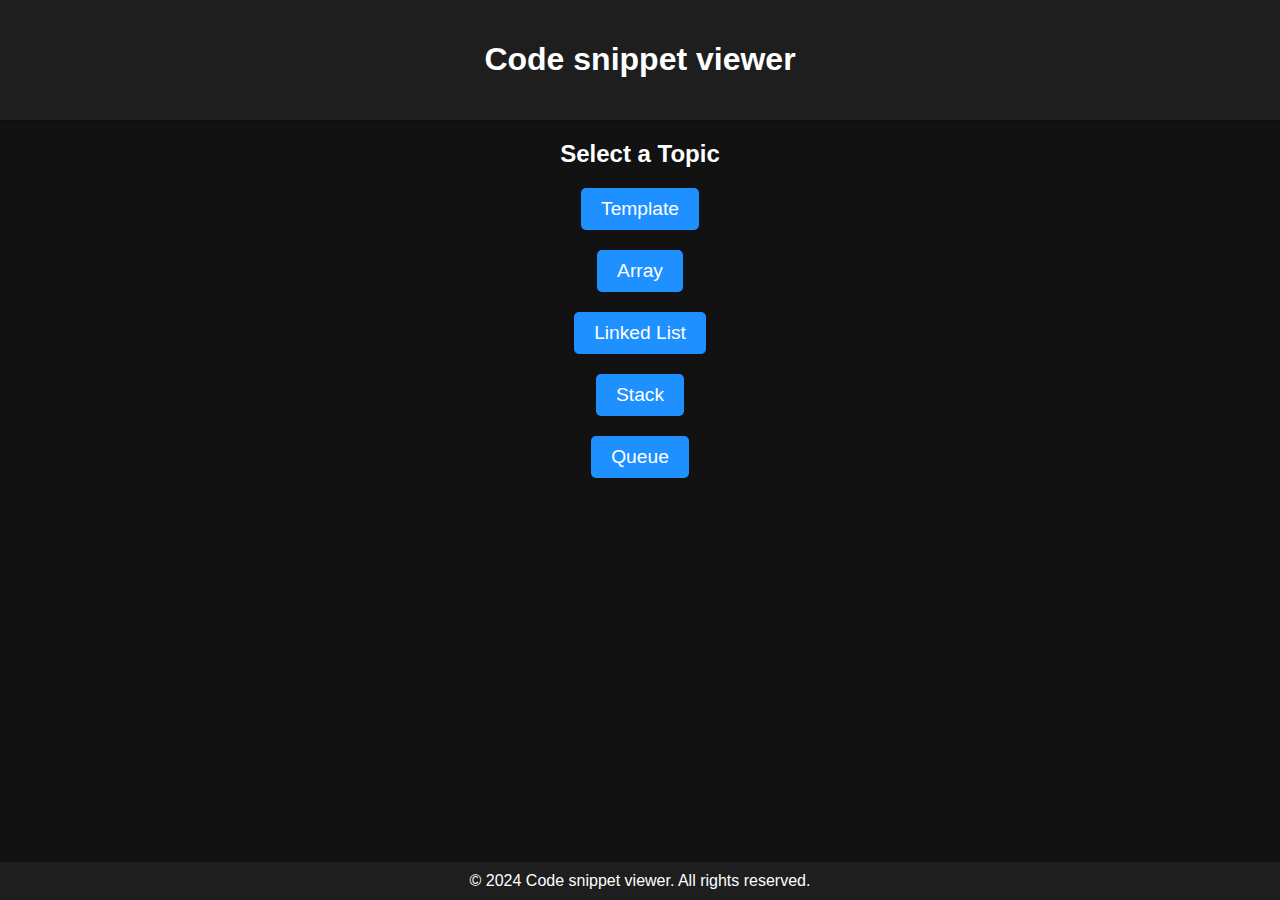
<file: Projects/Web development/Code snippet viewer/index.html>
<!DOCTYPE html>
<html lang="en">
<head>
  <meta charset="UTF-8">
  <meta name="viewport" content="width=device-width, initial-scale=1.0">
  <title>Code snippet viewer</title>
  <link rel="stylesheet" href="index.css">
</head>
<body>
  <header>
    <h1>Code snippet viewer</h1>
  </header>

  <main>
    <h2>Select a Topic</h2>
    <div class="topic-buttons">
      <a href="Template/Template.html" class="topic-btn">Template</a>
    </div>
    <div class="topic-buttons">
      <a href="array.html" class="topic-btn">Array</a>
    </div>
    <div class="topic-buttons">
      <a href="linked-list.html" class="topic-btn">Linked List</a>
    </div>
    <div class="topic-buttons">
      <a href="stack.html" class="topic-btn">Stack</a>
    </div>
    <div class="topic-buttons">
      <a href="queue.html" class="topic-btn">Queue</a>
    </div>
    <!-- Add more topic buttons here, each in a new div -->
  </main>

  <footer>
    <p>&copy; 2024 Code snippet viewer. All rights reserved.</p>
  </footer>
</body>
</html>
</file>
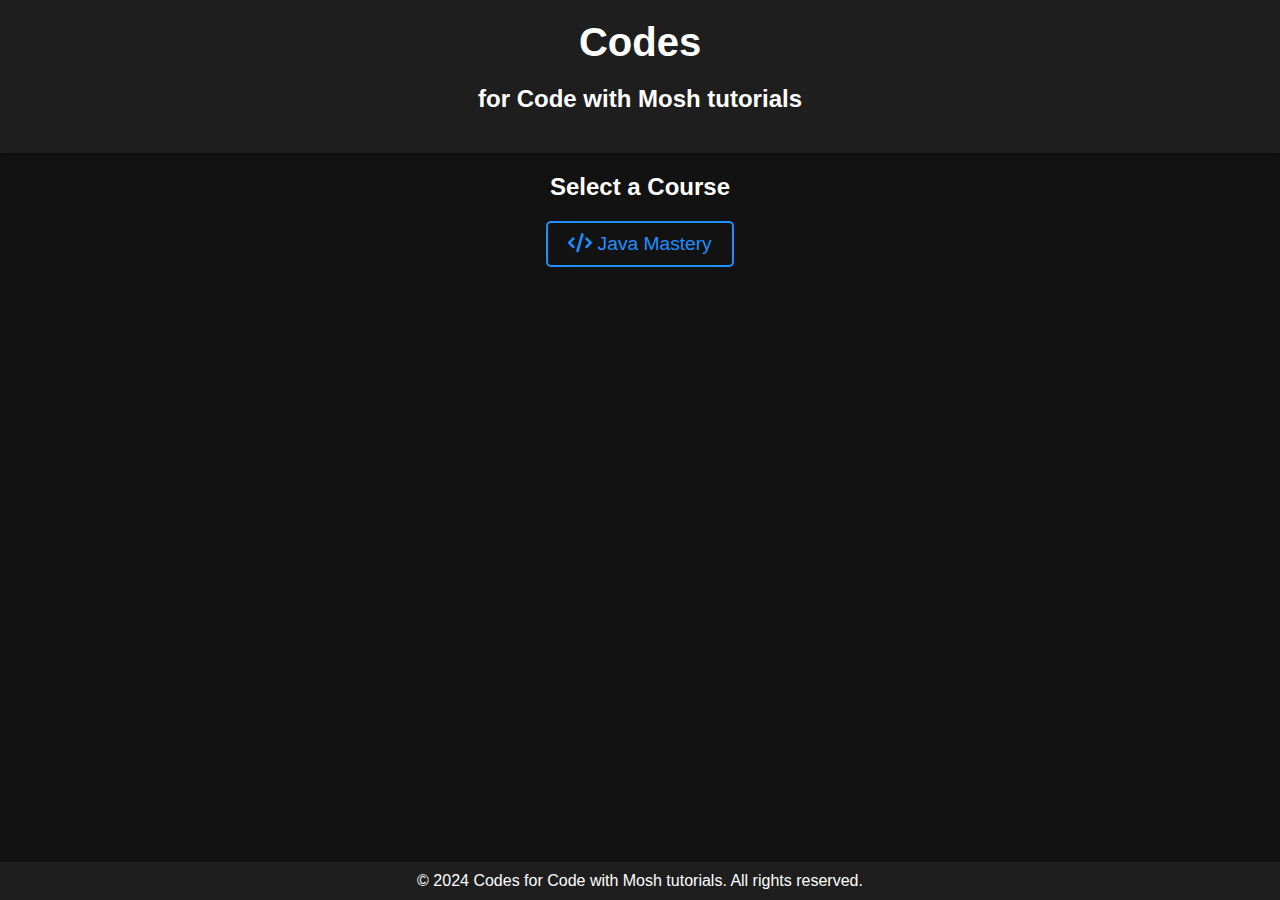
<file: Projects/Web development/Codes for Code with Mosh tutorials/index.html>
<!DOCTYPE html>
<html lang="en">
<head>
  <meta charset="UTF-8">
  <meta name="viewport" content="width=device-width, initial-scale=1.0">
  <title>Codes</title>
  <link rel="stylesheet" href="index.css">
  <link rel="stylesheet" href="https://cdnjs.cloudflare.com/ajax/libs/font-awesome/6.0.0-beta3/css/all.min.css">
</head>
<body>
  <header>
    <h1>Codes</h1>
    <h2>for Code with Mosh tutorials</h2>
  </header>

  <div class="container">
    <h2>Select a Course</h2>
    <ul class="course-list">
      <li><a href="Courses/Java Mastery/JavaMastery.html"><i class="fas fa-code"></i> Java Mastery</a></li>
      <!-- Add more courses here -->
    </ul>
  </div>

  <footer>
    <p>&copy; 2024 Codes for Code with Mosh tutorials. All rights reserved.</p>
  </footer>

  <script>
    // JavaScript for any additional interactivity can be added here
  </script>
</body>
</html>
</file>
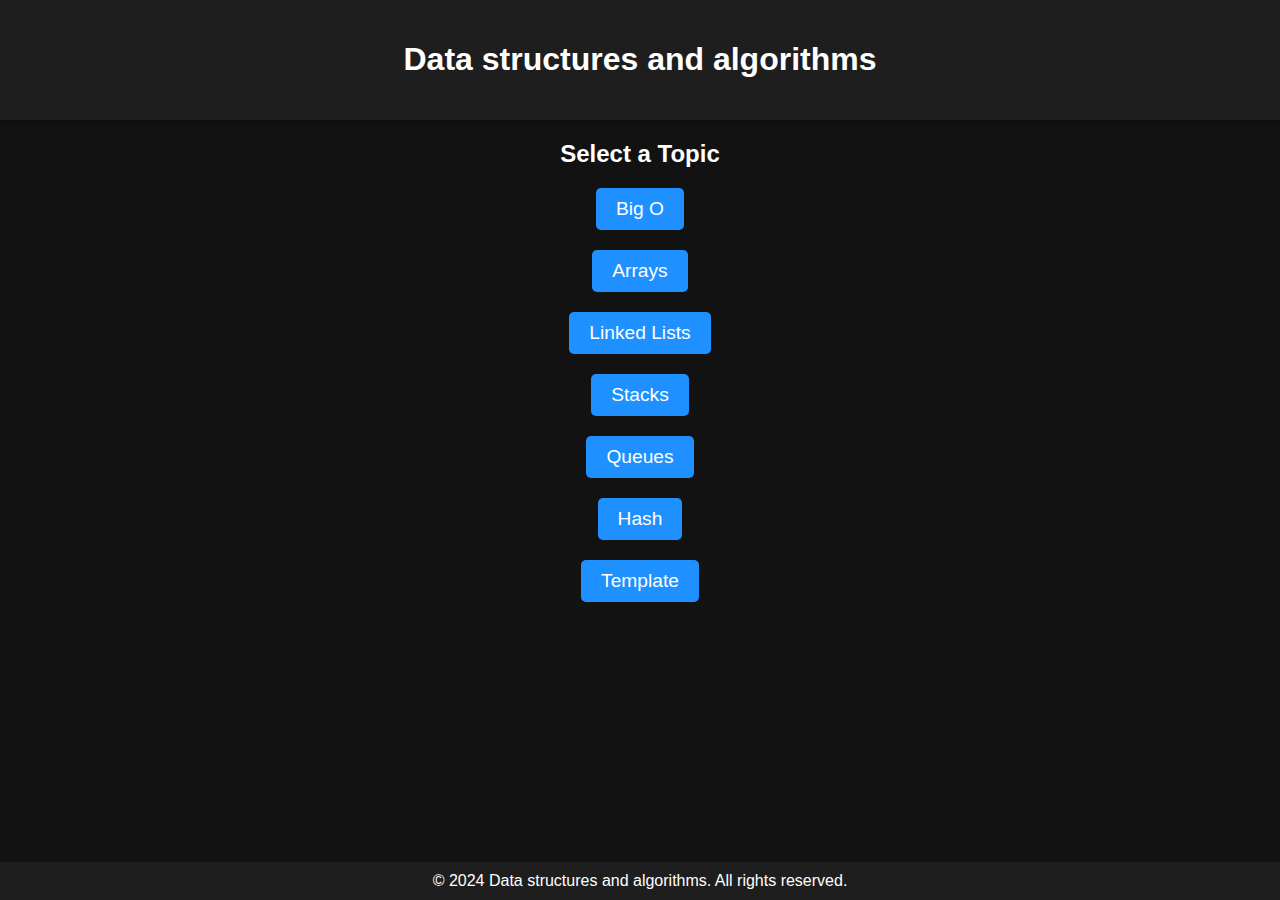
<file: Projects/Web development/Data-structures-and-algorithms/index.html>
<!DOCTYPE html>
<html lang="en">
<head>
  <meta charset="UTF-8">
  <meta name="viewport" content="width=device-width, initial-scale=1.0">
  <title>Data structures and algorithms</title>
  <link rel="stylesheet" href="index.css">
</head>
<body>
  <header>
    <h1>Data structures and algorithms</h1>
  </header>

  <main>
    <h2>Select a Topic</h2>
    <div class="topic-buttons">
      <a href="Topics/Big O/Big O.html" class="topic-btn">Big O</a>
    </div>

    <div class="topic-buttons">
      <a href="Topics/Arrays/Arrays.html" class="topic-btn">Arrays</a>
    </div>

    <div class="topic-buttons">
      <a href="Topics/Linked Lists/Linked Lists.html" class="topic-btn">Linked Lists</a>
    </div>

    <div class="topic-buttons">
      <a href="Topics/Stacks/Stacks.html" class="topic-btn">Stacks</a>
    </div>

    <div class="topic-buttons">
      <a href="Topics/Queues/Types of queues page.html" class="topic-btn">Queues</a>
    </div>

    <div class="topic-buttons">
      <a href="Topics/Hash/Hash.html" class="topic-btn">Hash</a>
    </div>

    <div class="topic-buttons">
      <a href="Template/Template for topics.html" class="topic-btn">Template</a>
    </div>
    <!-- Add more topic buttons here, each in a new div -->
  </main>

  <footer>
    <p>&copy; 2024 Data structures and algorithms. All rights reserved.</p>
  </footer>
</body>
</html>
</file>
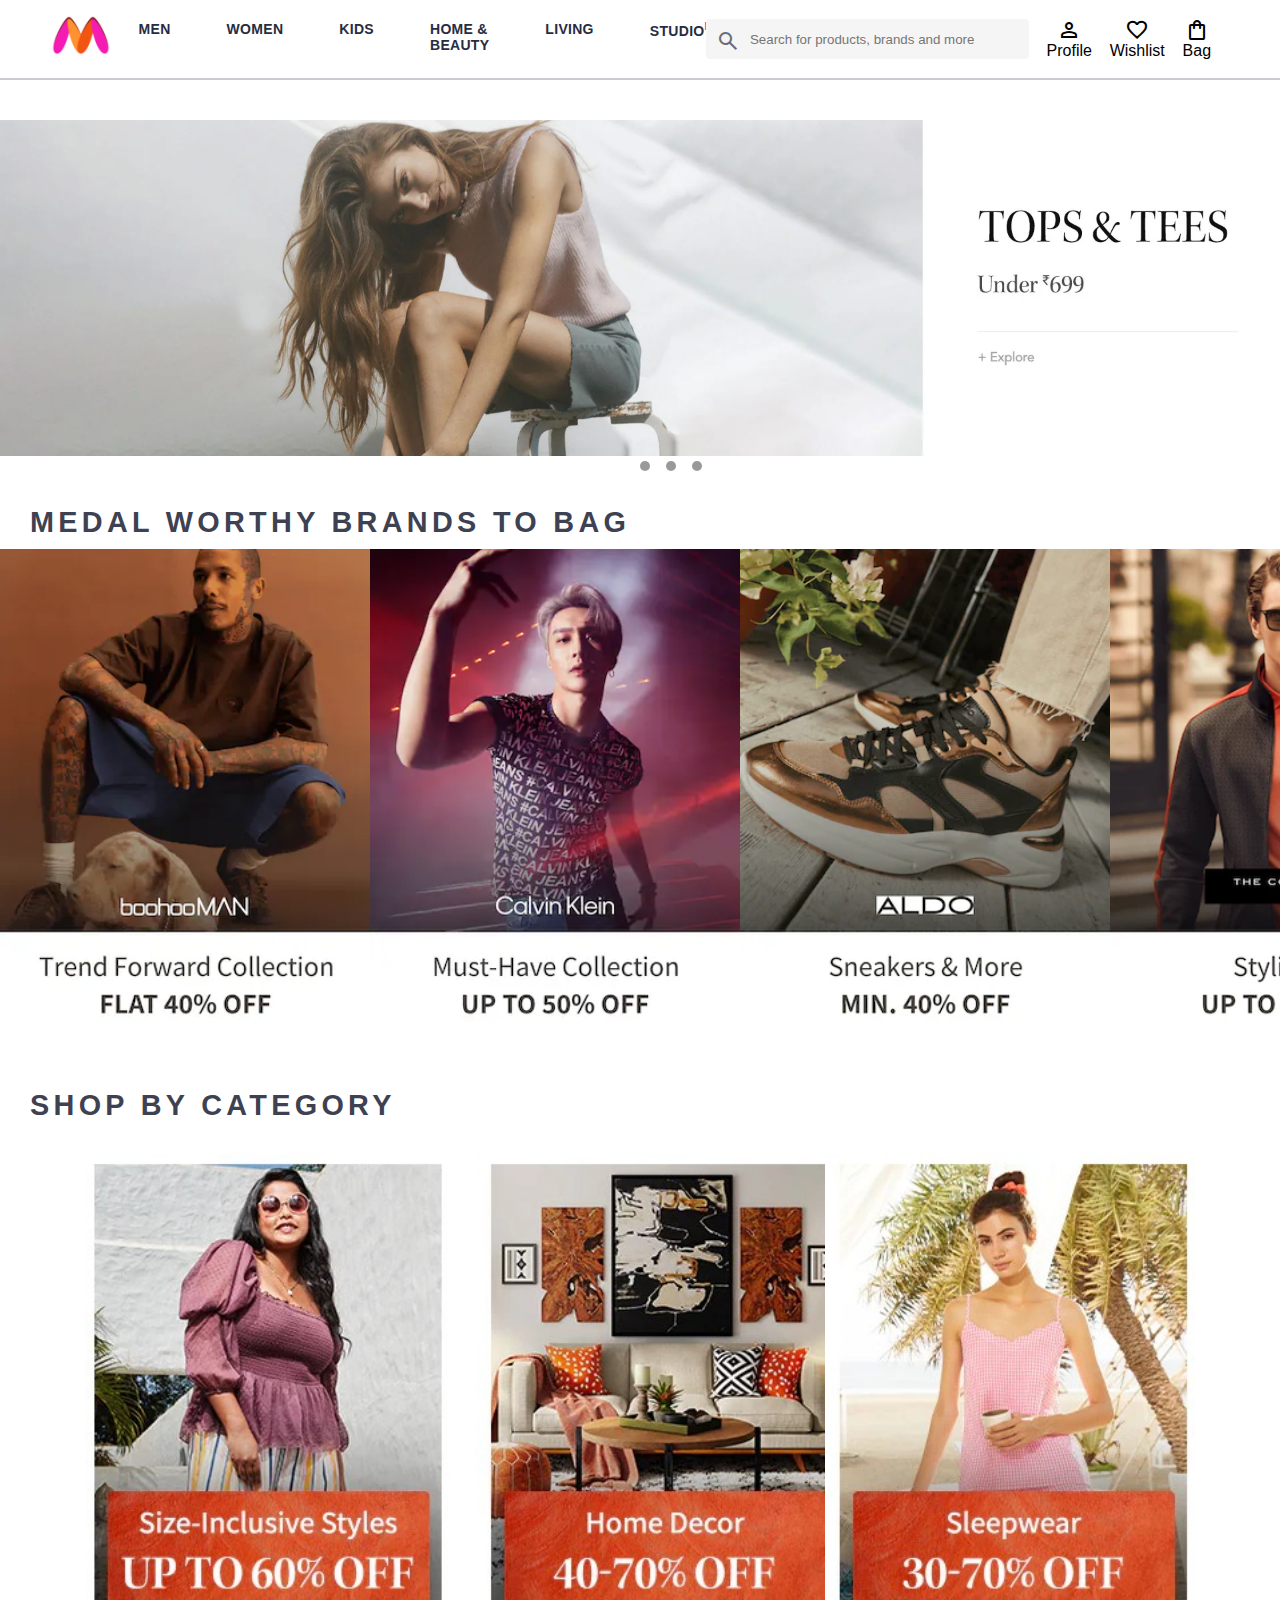
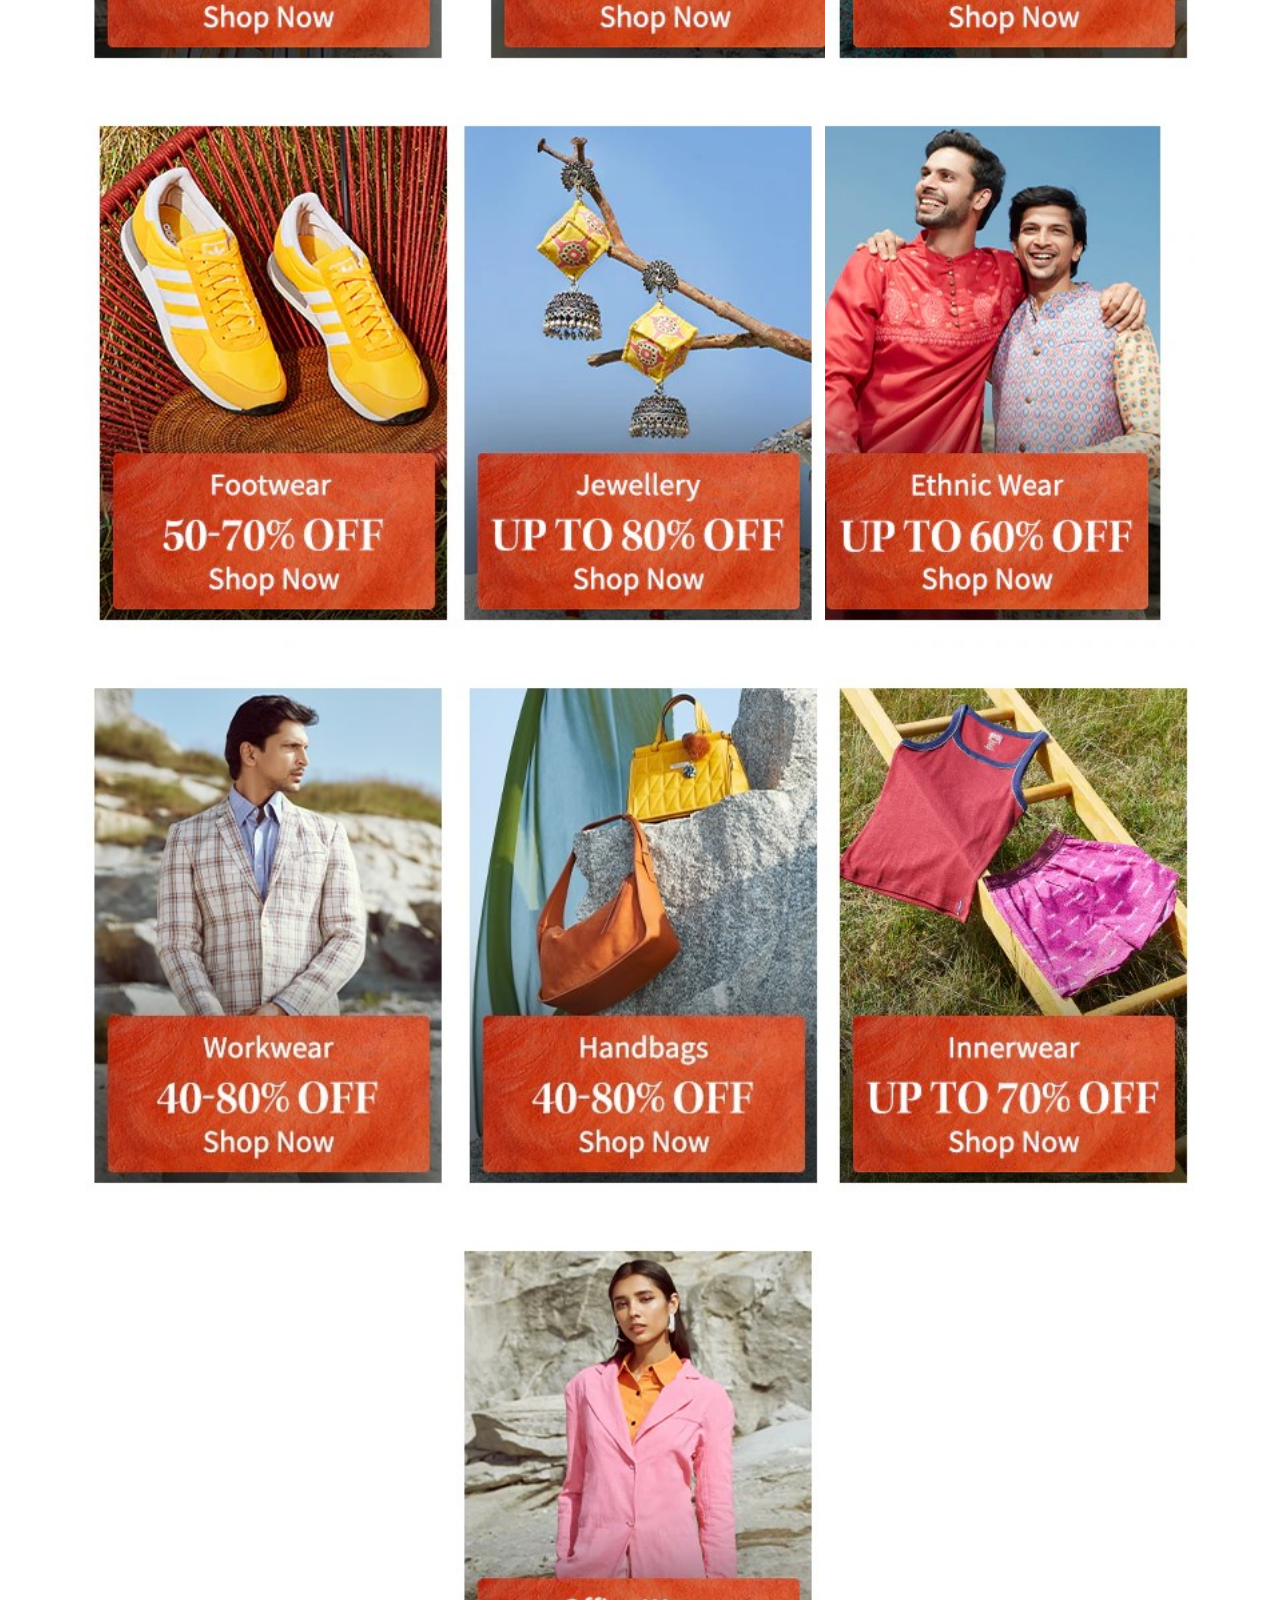
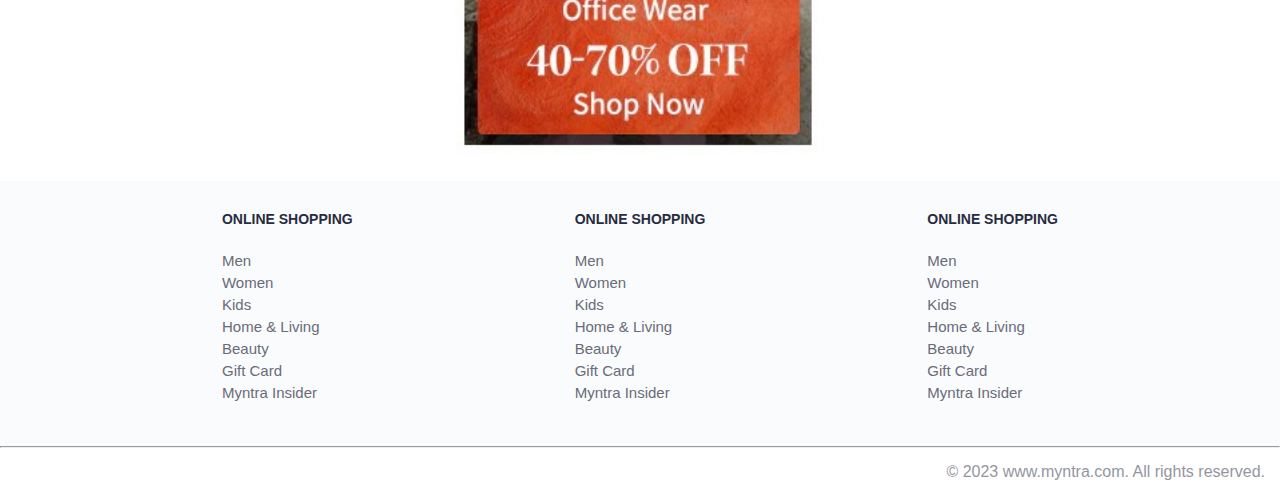
<file: Projects/Web development/Myntra clone/index.html>
<!DOCTYPE html>
<html lang="en">
<head>
    <title>Myntra clone</title>
    <link rel="stylesheet" href="index.css">
    <link rel="stylesheet" href="https://fonts.googleapis.com/css2?family=Material+Symbols+Outlined:opsz,wght,FILL,GRAD@20..48,100..700,0..1,-50..200" />
</head>
<body>
    <header>
        <div class="logo_container">
            <a href="#"><img class="myntra_home" src="Myntra logo.png" alt="myntra_home"></a>
        </div>
        <nav class="nav_bar">
            <a href="#">Men</a>
            <a href="#">Women</a>
            <a href="#">Kids</a>
            <a href="#">Home & Beauty</a>
            <a href="#">Living</a>
            <a href="#">Studio<sup>New</sup></a>
        </nav>
        <div class="search_bar">
            <span class="material-symbols-outlined search_icon">Search</span>
            <input class="search_input" placeholder="Search for products, brands and more">
        </div>
        <div class="action_bar">
            <div class="action_container">
                <span class="material-symbols-outlined">person</span>
                <span class="action_name">Profile</span>
            </div>
            <div class="action_container">
                <span class="material-symbols-outlined">favorite</span>
                <span class="action_name">Wishlist</span>
            </div>
            <div class="action_container">
                <span class="material-symbols-outlined">shopping_bag</span>
                <span class="action_name">Bag</span>
            </div>
        </div>
    </header>
    <main>
        <div class="container">
            <div class="sliderWrapper">
                <div class="slider">
                    <img id="slide1" src="banner images/slide1.jpg" alt="banner1">
                    <img id="slide2" src="banner images/slide2.webp" alt="banner2">
                    <img id="slide3" src="banner images/slide3.webp" alt="banner3">
                </div>
                <div class="sliderNav">
                    <a href="#slide1"></a>
                    <a href="#slide2"></a>
                    <a href="#slide3"></a>
                </div>
            </div>
        </div>
        <div class="category_heading">MEDAL WORTHY BRANDS TO BAG</div>
        <div class="category_item1">
            <a href="#"><img class="sale_item" src="offers/1.png"></a>
            <a href="#"><img class="sale_item" src="offers/2.png"></a>
            <a href="#"><img class="sale_item" src="offers/3.png"></a>
            <a href="#"><img class="sale_item" src="offers/4.png"></a>
            <a href="#"><img class="sale_item" src="offers/5.png"></a>
            <a href="#"><img class="sale_item" src="offers/6.png"></a>
            <a href="#"><img class="sale_item" src="offers/7.png"></a>
            <a href="#"><img class="sale_item" src="offers/8.png"></a>
            <a href="#"><img class="sale_item" src="offers/9.png"></a>
            <a href="#"><img class="sale_item" src="offers/10.png"></a>
            <a href="#"><img class="sale_item" src="offers/11.png"></a>
            <a href="#"><img class="sale_item" src="offers/12.png"></a>
        </div>
        <div class="category_heading">SHOP BY CATEGORY</div>
        <div class="category_item2">
            <a href="#"><img class="sale_item" src="categories/1.jpg"></a>
            <a href="#"><img class="sale_item" src="categories/2.jpg"></a>
            <a href="#"><img class="sale_item" src="categories/3.jpg"></a>
            <a href="#"><img class="sale_item" src="categories/4.jpg"></a>
            <a href="#"><img class="sale_item" src="categories/5.jpg"></a>
            <a href="#"><img class="sale_item" src="categories/6.jpg"></a>
            <a href="#"><img class="sale_item" src="categories/7.jpg"></a>
            <a href="#"><img class="sale_item" src="categories/8.jpg"></a>
            <a href="#"><img class="sale_item" src="categories/9.jpg"></a>
            <a href="#"><img class="sale_item" src="categories/10.jpg"></a>
        </div>
    </main>
    <footer>
        <div class="footer_container">
            <div class="footer_column">
                <h3>ONLINE SHOPPING</h3>

                <a href="#">Men</a>
                <a href="#">Women</a>
                <a href="#">Kids</a>
                <a href="#">Home & Living</a>
                <a href="#">Beauty</a>
                <a href="#">Gift Card</a>
                <a href="#">Myntra Insider</a>
            </div>

            <div class="footer_column">
                <h3>ONLINE SHOPPING</h3>

                <a href="#">Men</a>
                <a href="#">Women</a>
                <a href="#">Kids</a>
                <a href="#">Home & Living</a>
                <a href="#">Beauty</a>
                <a href="#">Gift Card</a>
                <a href="#">Myntra Insider</a>
            </div>

            <div class="footer_column">
                <h3>ONLINE SHOPPING</h3>

                <a href="#">Men</a>
                <a href="#">Women</a>
                <a href="#">Kids</a>
                <a href="#">Home & Living</a>
                <a href="#">Beauty</a>
                <a href="#">Gift Card</a>
                <a href="#">Myntra Insider</a>
            </div>
        </div>
        <hr>

        <div class="copyright">
            © 2023 www.myntra.com. All rights reserved.
        </div>
    </footer>
</body>
</html>
</file>
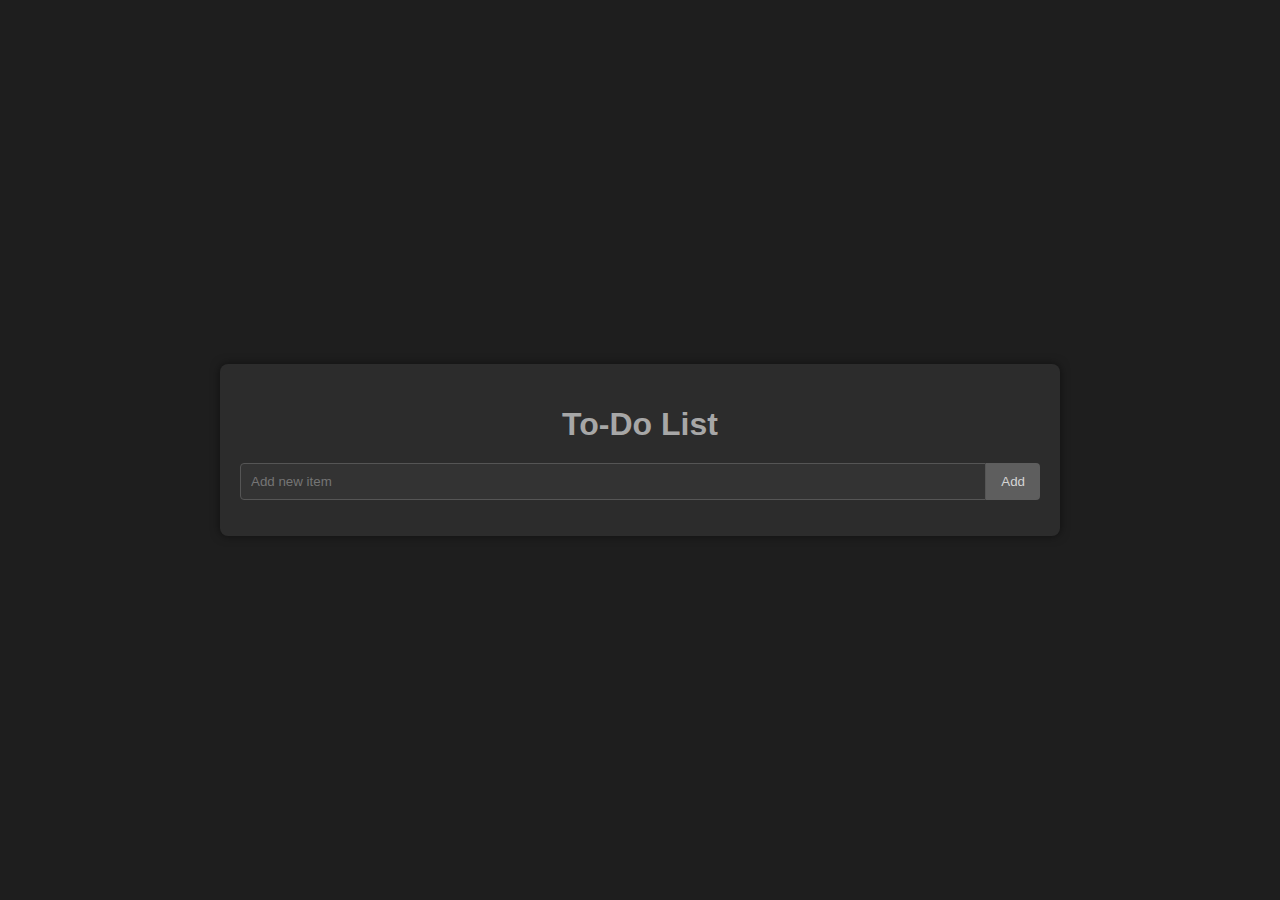
<file: Projects/Web development/To-Do List/index.html>
<!DOCTYPE html>
<html lang="en">

<head>
    <meta charset="UTF-8">
    <meta name="viewport" content="width=device-width, initial-scale=1.0">
    <title>To-Do List</title>
    <link rel="stylesheet" href="./styles.css">
</head>

<body>
    <div class="container">
        <h1>To-Do List</h1>
        <div class="input-section">
            <input type="text" id="newItem" placeholder="Add new item">
            <button onclick="addItem()">Add</button>
        </div>
        <ul id="todoList"></ul>
    </div>

    <script src="./scripts.js"></script>
</body>

</html>
</file>
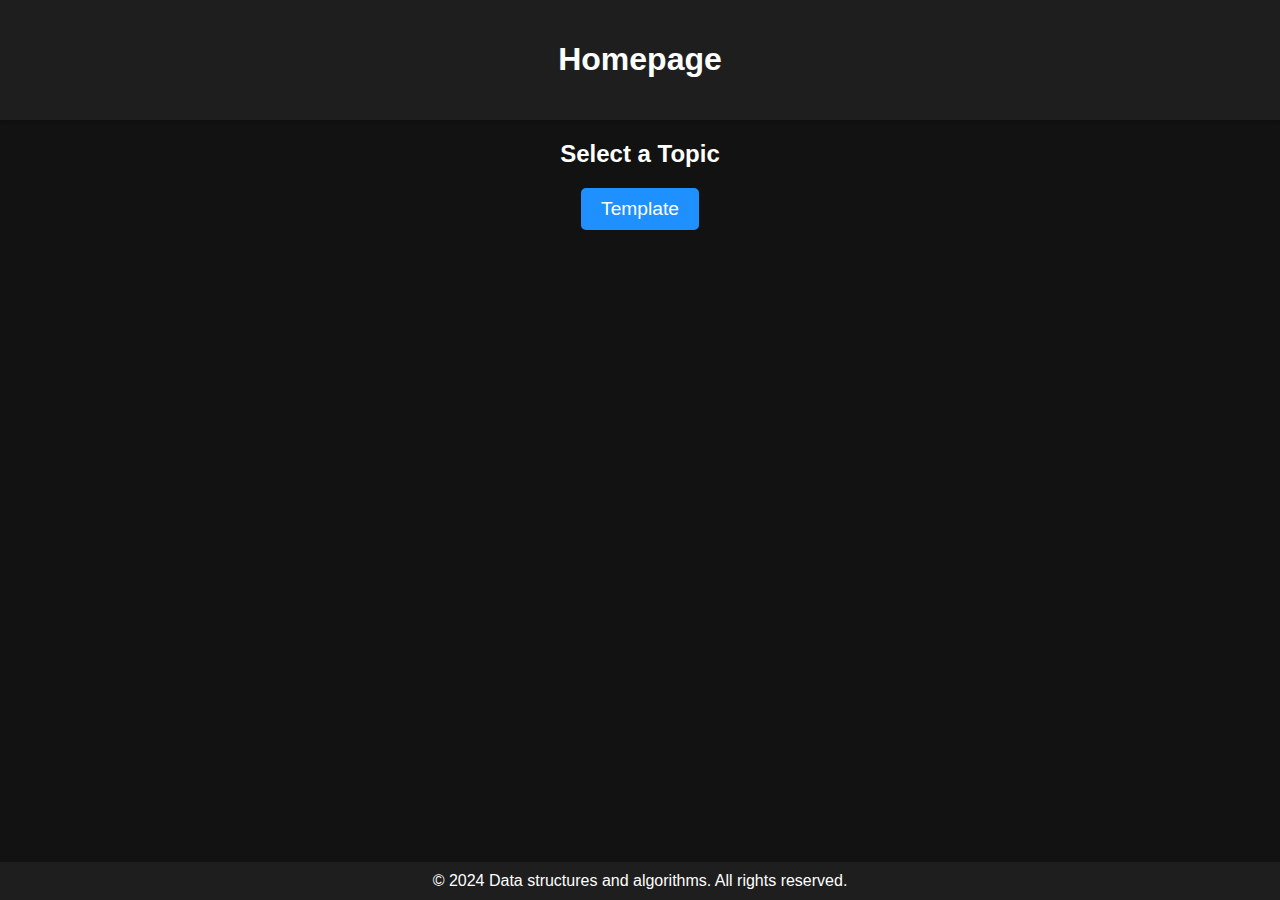
<file: Projects/Web development/Data-structures-and-algorithms/Template/Template for homepage.html>
<!DOCTYPE html>
<html lang="en">
<head>
  <meta charset="UTF-8">
  <meta name="viewport" content="width=device-width, initial-scale=1.0">
  <title>Homepage</title>
  <link rel="stylesheet" href="Template for homepage.css">
</head>
<body>
  <header>
    <h1>Homepage</h1>
  </header>

  <main>
    <h2>Select a Topic</h2>

    <div class="topic-buttons">
      <a href="Template for topics.html" class="topic-btn">Template</a>
    </div>
    <!-- Add more topic buttons here, each in a new div -->
  </main>

  <footer>
    <p>&copy; 2024 Data structures and algorithms. All rights reserved.</p>
  </footer>
</body>
</html>
</file>
<file: Projects/Web development/Code snippet viewer/index.css>
body {
  font-family: Arial, sans-serif;
  margin: 0;
  padding: 0;
  background-color: #121212;
  color: #ffffff;
}

header {
  background-color: #1e1e1e;
  color: #ffffff;
  padding: 20px;
  text-align: center;
  box-shadow: 0 2px 4px rgba(0, 0, 0, 0.2);
  margin-bottom: 20px;
}

main {
  max-width: 800px;
  margin: 0 auto;
  padding: 0 20px;
}

h2 {
  text-align: center;
}

.topic-buttons {
  display: flex;
  flex-wrap: wrap;
  justify-content: center;
  gap: 10px;
  margin-bottom: 20px;
}

.topic-btn {
  background-color: #1e90ff;
  color: #ffffff;
  text-decoration: none;
  padding: 10px 20px;
  border-radius: 5px;
  font-size: 1.2em;
  transition: background-color 0.3s ease;
}

.topic-btn:hover {
  background-color: #1473c7;
}

.code-container {
  background-color: #282c34;
  color: #abb2bf;
  font-size: large;
  border-radius: 5px;
  overflow: auto;
  margin-bottom: 20px;
  position: relative;
}

.code-container pre {
  margin: 0;
  font-family: 'Courier New', Courier, monospace;
  white-space: pre-wrap;
  word-break: break-all;
}

.copy-btn {
  position: absolute;
  top: 10px;
  right: 10px;
  background-color: #1e90ff;
  color: #ffffff;
  border: none;
  border-radius: 5px;
  padding: 5px 10px;
  font-size: 14px;
  cursor: pointer;
  transition: background-color 0.3s ease;
}

.copy-btn:hover {
  background-color: #1473c7;
}

.hljs {
  background-color: #121212 !important;
}

footer {
  background-color: #1e1e1e;
  color: #ffffff;
  text-align: center;
  padding: 10px 0;
  position: fixed;
  width: 100%;
  bottom: 0;
}

footer p {
  margin: 0;
}
</file>
<file: Projects/Web development/Codes for Code with Mosh tutorials/index.css>
body {
  font-family: Arial, sans-serif;
  margin: 0;
  padding: 0;
  background-color: #121212;
  color: #ffffff;
}

header {
  background-color: #1e1e1e;
  color: #ffffff;
  padding: 20px;
  text-align: center;
  box-shadow: 0 2px 4px rgba(0, 0, 0, 0.2);
}

header h1 {
  margin: 0;
  font-size: 2.5em;
}

.container {
  padding: 20px;
  max-width: 800px;
  margin: 0 auto;
  text-align: center;
}

.container h2 {
  margin-top: 0;
}

.course-list {
  list-style: none;
  padding: 0;
}

.course-list li {
  margin: 20px 0;
}

.course-list a {
  text-decoration: none;
  color: #1e90ff;
  font-size: 1.2em;
  display: inline-block;
  padding: 10px 20px;
  border: 2px solid #1e90ff;
  border-radius: 5px;
  transition: background-color 0.3s, color 0.3s;
}

.course-list a:hover {
  background-color: #1e90ff;
  color: #ffffff;
}

footer {
  background-color: #1e1e1e;
  color: #ffffff;
  text-align: center;
  padding: 10px 0;
  position: fixed;
  width: 100%;
  bottom: 0;
}

footer p {
  margin: 0;
}
</file>
<file: Projects/Web development/Data-structures-and-algorithms/index.css>
body {
  font-family: Arial, sans-serif;
  margin: 0;
  padding: 0;
  background-color: #121212;
  color: #ffffff;
}

header {
  background-color: #1e1e1e;
  color: #ffffff;
  padding: 20px;
  text-align: center;
  box-shadow: 0 2px 4px rgba(0, 0, 0, 0.2);
  margin-bottom: 20px;
}

main {
  max-width: 800px;
  margin: 0 auto;
  padding: 0 20px;
}

h2 {
  text-align: center;
}

.topic-buttons {
  display: flex;
  flex-wrap: wrap;
  justify-content: center;
  gap: 10px;
  margin-bottom: 20px;
}

.topic-btn {
  background-color: #1e90ff;
  color: #ffffff;
  text-decoration: none;
  padding: 10px 20px;
  border-radius: 5px;
  font-size: 1.2em;
  transition: background-color 0.3s ease;
}

.topic-btn:hover {
  background-color: #1473c7;
}

.code-container {
  background-color: #282c34;
  color: #abb2bf;
  font-size: large;
  border-radius: 5px;
  overflow: auto;
  margin-bottom: 20px;
  position: relative;
}

.code-container pre {
  margin: 0;
  font-family: 'Courier New', Courier, monospace;
  white-space: pre-wrap;
  word-break: break-all;
}

.copy-btn {
  position: absolute;
  top: 10px;
  right: 10px;
  background-color: #1e90ff;
  color: #ffffff;
  border: none;
  border-radius: 5px;
  padding: 5px 10px;
  font-size: 14px;
  cursor: pointer;
  transition: background-color 0.3s ease;
}

.copy-btn:hover {
  background-color: #1473c7;
}

.hljs {
  background-color: #121212 !important;
}

footer {
  background-color: #1e1e1e;
  color: #ffffff;
  text-align: center;
  padding: 10px 0;
  position: fixed;
  width: 100%;
  bottom: 0;
}

footer p {
  margin: 0;
}
</file>
<file: Projects/Web development/Myntra clone/index.css>
* {
    margin: 0px;
    padding: 0px;
    font-family: Assistant,-apple-system,BlinkMacSystemFont,Segoe UI,Roboto,Helvetica,Arial,sans-serif;
    box-sizing: border-box;
}
header {
    display: flex;
    background-color: white;
    height: 80px;
    justify-content: space-between;
    align-items: center;
    border-bottom: 2px solid #c9ccd1;
}
.myntra_home {
    height: 45px;
}
.logo_container {
    margin-left: 4%;
}
.action_bar {
    margin-right: 4%;
}
.nav_bar {
    display: flex;
    min-width: 500px;
    justify-content: space-evenly;
}
.nav_bar a {
    font-size: 14px;
    letter-spacing: .3px;
    color: #282c3f;
    font-weight: 700;
    text-transform: uppercase;
    text-decoration: none;
    padding: 28px;
    border-bottom: 4px solid transparent;
}
.nav_bar a:hover {
    border-bottom: 4px solid red;
}
.nav_bar a sup {
    color: #ff3f6c;
    font-size: 10px;
}
.search_bar {
    height: 40px;
    min-width: 200px;
    width: 30%;
    display: flex;
    align-items: center;
}
.search_icon {
    box-sizing: content-box;
    height: 20px;
    padding: 10px;
    background: #f5f5f6;
    color: #696e79;
    font-weight: 300;
    border-radius: 4px 0px 0px 4px;
}
.search_input {
    color: #696e79;
    background: #f5f5f6; 
    flex-grow: 1;
    height: 40px;
    border: 0px;
    border-radius: 0px 4px 4px 0px;
}
.action_bar {
    display: flex;
    min-width: 200px;
    justify-content: space-evenly;
}

.action_container {
    display: flex;
    flex-direction: column;
    align-items: center;
}
/* Main section */
.container{
    margin: 40px 0px;
}
.sliderWrapper {
    position: relative;
}
.slider {
    display: flex;
    animation: slide 12s linear infinite;
}
@keyframes slide {
    0%, 100% {
        transform: translateX(0%);
    }
    30% {
        transform: translateX(0%);
    }
    33% {
        transform: translateX(-100%);
    }
    63% {
        transform: translateX(-100%);
    }
    66% {
        transform: translateX(-200%);
    }
    96% {
        transform: translateX(-200%);
    }
    99% {
        transform: translateX(-200%);
    }
}
.slider img {
    flex: 0 0 auto;
    width: 100%;
}
.sliderNav {
    display: flex;
    position: absolute;
    column-gap: 1rem;
    z-index: 1;
    left: 50%;
}
.sliderNav a {
    width: 10px;
    height: 10px;
    border-radius: 50%;
    background-color: rgba(0, 0, 0, 0.4);
    transition: background-color 0.3s ease;
    margin-top: 5px;
}
.sliderNav a:hover {
    background-color: rgba(0, 0, 0, 0.7);
}
.category_heading {
    text-transform: uppercase;
    color: #3e4152;
    letter-spacing: .15em;
    font-size: 1.8em;
    margin: 50px 0 10px 30px;
    max-height: 5em;
    font-weight: 700;
}
.category_item1 {
    display: flex;
    animation: slide 15s linear infinite;
}
@keyframes slide {
    0%, 100% {
        transform: translateX(0%);
    }
    30% {
        transform: translateX(0%);
    }
    33% {
        transform: translateX(-100%);
    }
    63% {
        transform: translateX(-100%);
    }
    66% {
        transform: translateX(-200%);
    }
    96% {
        transform: translateX(-200%);
    }
    99% {
        transform: translateX(-200%);
    }
}
.category_item2 {
    display: flex;
    flex-wrap: wrap;
    justify-content: center;
}
.sale_item {
    width: 370px;
}
.footer_container {
    padding: 30px 0px 40px 0px;
    background: #FAFBFC;
    display: flex;
    justify-content: space-evenly;
}

.footer_column {
    display: flex;
    flex-direction: column;
}

.footer_column h3 {
    color: #282c3f;
    font-size: 14px;
    margin-bottom: 25px;
}

.footer_column a {
    color: #696b79;
    font-size: 15px;
    text-decoration: none;
    padding-bottom: 5px;
}
.copyright {
    color: #94969f;
    text-align: end;
    padding: 15px;
}
</file>
<file: Projects/Web development/To-Do List/styles.css>
body {
    font-family: sans-serif;
    margin: 0;
    background-color: #1e1e1e;
    color: #d4d4d4;
    display: flex;
    justify-content: center;
    align-items: center;
    min-height: 100vh;
}

.container {
    background-color: #2c2c2c;
    padding: 20px;
    border-radius: 8px;
    box-shadow: 0 0 10px rgba(0, 0, 0, 0.5);
    width: 80%;
    max-width: 800px;
}

h1 {
    text-align: center;
    margin-bottom: 20px;
    color: #a7a7a7;
}

.input-section {
    display: flex;
    margin-bottom: 15px;
}

input[type="text"] {
    flex-grow: 1;
    padding: 10px;
    border: 1px solid #555;
    border-radius: 4px 0 0 4px;
    background-color: #333;
    color: #d4d4d4;
    outline: none;
}

input[type="text"]:focus {
    border-color: #777;
    box-shadow: 0 0 5px rgba(119, 119, 119, 0.5);
}

button {
    padding: 10px 15px;
    border: none;
    border-radius: 0 4px 4px 0;
    background-color: #5e5e5e;
    color: #d4d4d4;
    cursor: pointer;
    transition: background-color 0.3s ease;
}

button:hover {
    background-color: #777;
}

ul {
    list-style: none;
    padding: 0;
}

li {
    display: flex;
    align-items: flex-start; /* Align items to the top */
    padding: 10px 0;
    border-bottom: 1px solid #444;
}

li:last-child {
    border-bottom: none;
}

.item-text {
    flex-grow: 1;
    margin-left: 10px;
    overflow-wrap: break-word;
    width: 0; /* Ensure it takes full available width */
}

.item-text.completed {
    text-decoration: line-through;
    color: #777;
}

.item-text.editing {
    border: 1px solid #777;
    padding: 5px;
    border-radius: 4px;
    background-color: #333;
}

.drag-handle {
    cursor: grab;
    margin-left: 10px; /* Adjust margin if needed */
    color: #777;
}

.actions {
    display: flex; /* Arrange buttons horizontally */
    margin-left: auto; /* Push actions to the right */
}

.actions button {
    margin-left: 5px;
    border-radius: 4px;
    font-size: 0.9em;
    padding: 5px 10px;
}

.actions button:hover {
    opacity: 0.8;
}
</file>
<file: Projects/Web development/Data-structures-and-algorithms/Template/Template for homepage.css>
body {
  font-family: Arial, sans-serif;
  margin: 0;
  padding: 0;
  background-color: #121212;
  color: #ffffff;
}

header {
  background-color: #1e1e1e;
  color: #ffffff;
  padding: 20px;
  text-align: center;
  box-shadow: 0 2px 4px rgba(0, 0, 0, 0.2);
  margin-bottom: 20px;
}

main {
  max-width: 800px;
  margin: 0 auto;
  padding: 0 20px;
}

h2 {
  text-align: center;
}

.topic-buttons {
  display: flex;
  flex-wrap: wrap;
  justify-content: center;
  gap: 10px;
  margin-bottom: 20px;
}

.topic-btn {
  background-color: #1e90ff;
  color: #ffffff;
  text-decoration: none;
  padding: 10px 20px;
  border-radius: 5px;
  font-size: 1.2em;
  transition: background-color 0.3s ease;
}

.topic-btn:hover {
  background-color: #1473c7;
}

.code-container {
  background-color: #282c34;
  color: #abb2bf;
  font-size: large;
  border-radius: 5px;
  overflow: auto;
  margin-bottom: 20px;
  position: relative;
}

.code-container pre {
  margin: 0;
  font-family: 'Courier New', Courier, monospace;
  white-space: pre-wrap;
  word-break: break-all;
}

.copy-btn {
  position: absolute;
  top: 10px;
  right: 10px;
  background-color: #1e90ff;
  color: #ffffff;
  border: none;
  border-radius: 5px;
  padding: 5px 10px;
  font-size: 14px;
  cursor: pointer;
  transition: background-color 0.3s ease;
}

.copy-btn:hover {
  background-color: #1473c7;
}

.hljs {
  background-color: #121212 !important;
}

footer {
  background-color: #1e1e1e;
  color: #ffffff;
  text-align: center;
  padding: 10px 0;
  position: fixed;
  width: 100%;
  bottom: 0;
}

footer p {
  margin: 0;
}
</file>
